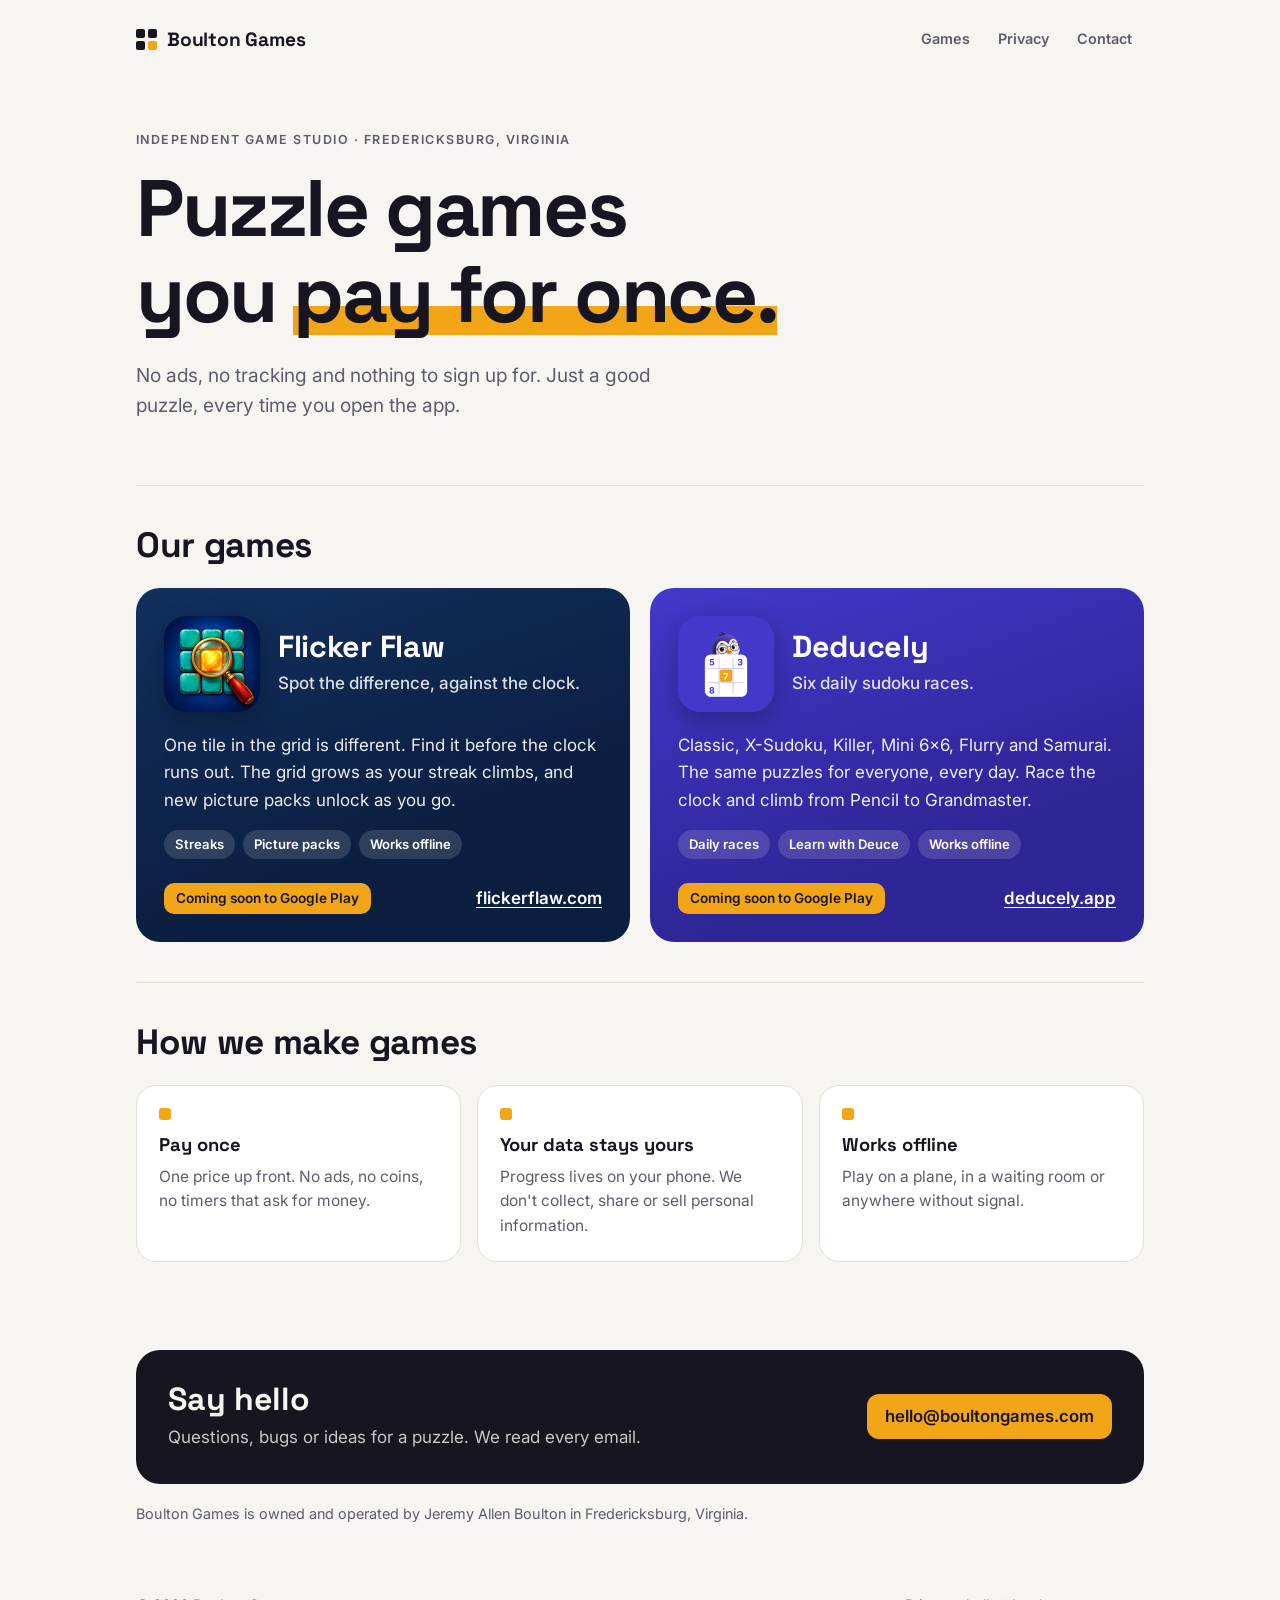
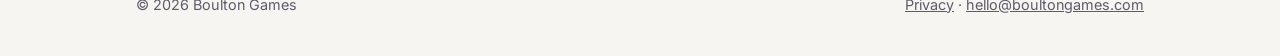
<file: index.html>
<!doctype html>
<html lang="en">
<head>
<meta charset="utf-8">
<meta name="viewport" content="width=device-width, initial-scale=1">
<title>Boulton Games: puzzle games you pay for once</title>
<meta name="description" content="Boulton Games is a small independent studio making ad-free puzzle games for Android: Flicker Flaw and Deducely.">
<link rel="canonical" href="https://boultongames.com/">
<meta property="og:type" content="website">
<meta property="og:site_name" content="Boulton Games">
<meta property="og:url" content="https://boultongames.com/">
<meta property="og:title" content="Boulton Games: puzzle games you pay for once">
<meta property="og:description" content="Boulton Games is a small independent studio making ad-free puzzle games for Android: Flicker Flaw and Deducely.">
<meta property="og:image" content="https://boultongames.com/img/og.png">
<meta property="og:image:width" content="1200">
<meta property="og:image:height" content="630">
<meta name="twitter:card" content="summary_large_image">
<link rel="icon" href="/img/icon.png">
<link rel="preconnect" href="https://fonts.googleapis.com">
<link rel="preconnect" href="https://fonts.gstatic.com" crossorigin>
<link rel="stylesheet" href="https://fonts.googleapis.com/css2?family=Inter:wght@400;500;600&family=Space+Grotesk:wght@700&display=swap">
<link rel="stylesheet" href="/style.css">
</head>
<body>
<div class="wrap">
<header class="top">
  <a class="brand" href="/"><span class="mark" aria-hidden="true"><i></i><i></i><i></i><i></i></span>Boulton Games</a>
  <nav class="nav" aria-label="Site"><a href="/#games">Games</a><a href="/privacy/">Privacy</a><a href="/#contact">Contact</a></nav>
</header>

<main>
<div class="hero">
  <div class="eyebrow">Independent game studio · Fredericksburg, Virginia</div>
  <h1>Puzzle games you <em>pay for once.</em></h1>
  <p>No ads, no tracking and nothing to sign up for. Just a good puzzle, every time you open the app.</p>
</div>

<section id="games">
  <h2>Our games</h2>
  <div class="games">
    <a class="game ff" href="https://flickerflaw.com">
      <div class="head"><img src="/img/flickerflaw.png" alt="Flicker Flaw app icon: a magnifying glass over a grid of teal tiles with one glowing amber tile" width="96" height="96"><div><h3>Flicker Flaw</h3><p class="tag">Spot the difference, against the clock.</p></div></div>
      <div class="body">
        <p>One tile in the grid is different. Find it before the clock runs out. The grid grows as your streak climbs, and new picture packs unlock as you go.</p>
        <div class="pills"><span>Streaks</span><span>Picture packs</span><span>Works offline</span></div>
        <div class="foot"><span class="status">Coming soon to Google Play</span><span class="site">flickerflaw.com</span></div>
      </div>
    </a>
    <a class="game dd" href="https://deducely.app">
      <div class="head"><img src="/img/deducely.png" alt="Deducely app icon: Deuce the penguin peeking over a sudoku box with one amber cell" width="96" height="96"><div><h3>Deducely</h3><p class="tag">Six daily sudoku races.</p></div></div>
      <div class="body">
        <p>Classic, X-Sudoku, Killer, Mini 6x6, Flurry and Samurai. The same puzzles for everyone, every day. Race the clock and climb from Pencil to Grandmaster.</p>
        <div class="pills"><span>Daily races</span><span>Learn with Deuce</span><span>Works offline</span></div>
        <div class="foot"><span class="status">Coming soon to Google Play</span><span class="site">deducely.app</span></div>
      </div>
    </a>
  </div>
</section>

<section>
  <h2>How we make games</h2>
  <div class="ways">
    <div class="way"><div class="dot"></div><b>Pay once</b><p>One price up front. No ads, no coins, no timers that ask for money.</p></div>
    <div class="way"><div class="dot"></div><b>Your data stays yours</b><p>Progress lives on your phone. We don't collect, share or sell personal information.</p></div>
    <div class="way"><div class="dot"></div><b>Works offline</b><p>Play on a plane, in a waiting room or anywhere without signal.</p></div>
  </div>
</section>

<section id="contact" style="border-top:0">
  <div class="contact">
    <div><h2>Say hello</h2><p>Questions, bugs or ideas for a puzzle. We read every email.</p></div>
    <a class="mail" href="mailto:hello@boultongames.com">hello@boultongames.com</a>
  </div>
  <p style="color:var(--muted);font-size:.9rem;margin-top:18px">Boulton Games is owned and operated by Jeremy Allen Boulton in Fredericksburg, Virginia.</p>
</section>
</main>
<footer><span>&copy; 2026 Boulton Games</span><span><a href="/privacy/">Privacy</a> · <a href="mailto:hello@boultongames.com">hello@boultongames.com</a></span></footer>
</div>
</body>
</html>
</file>
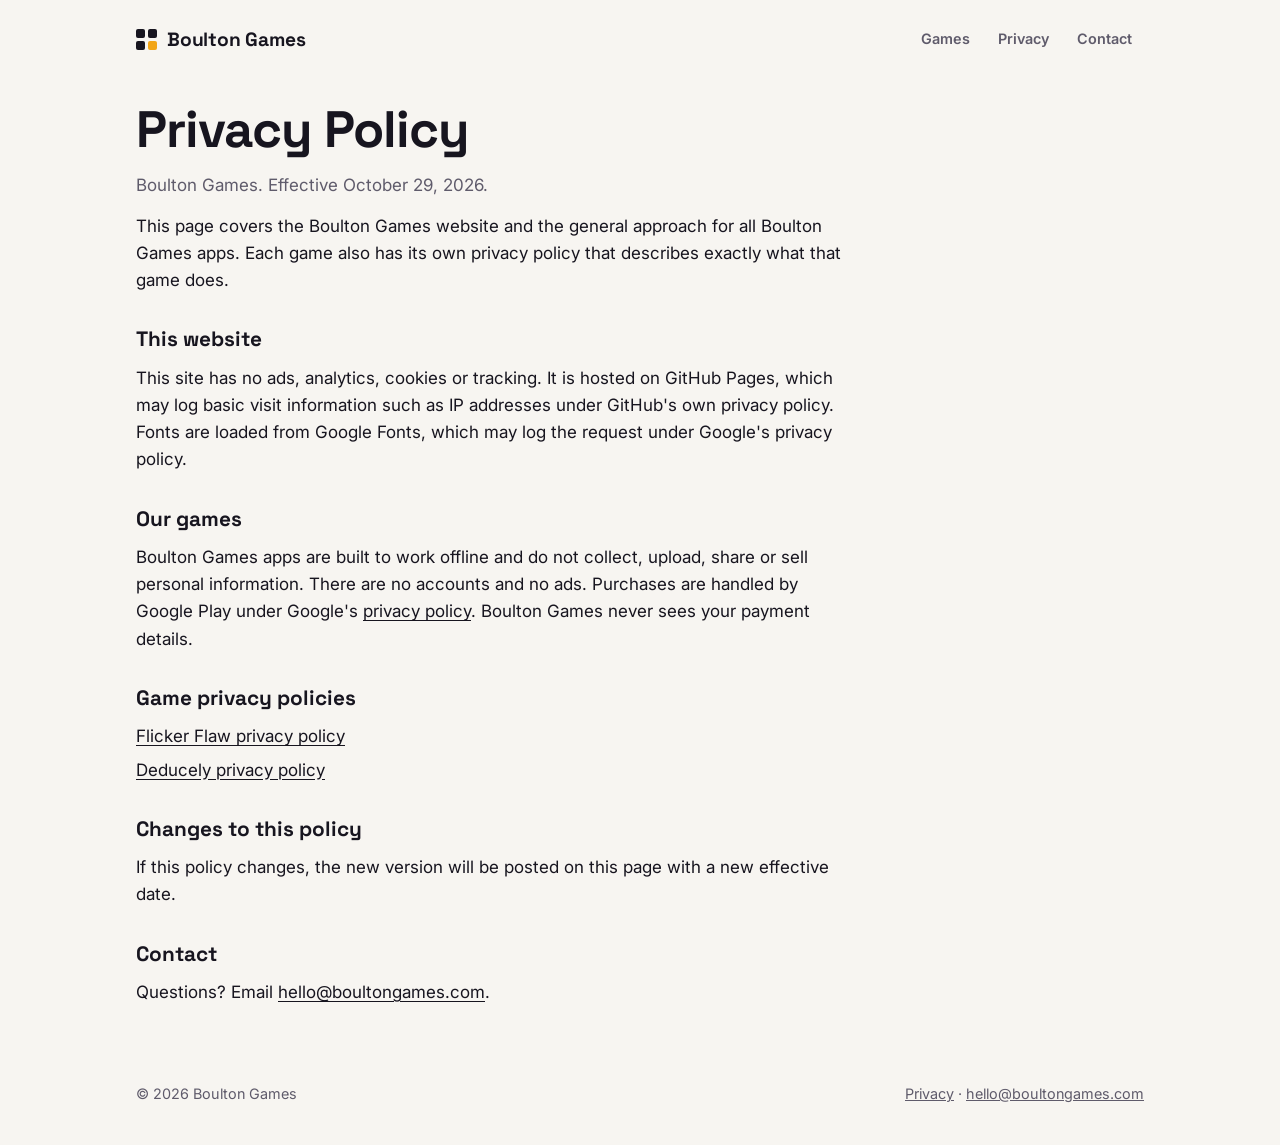
<file: privacy/index.html>
<!doctype html>
<html lang="en">
<head>
<meta charset="utf-8">
<meta name="viewport" content="width=device-width, initial-scale=1">
<title>Boulton Games Privacy Policy</title>
<meta name="description" content="Privacy policy for the Boulton Games website and apps.">
<link rel="canonical" href="https://boultongames.com/privacy/">
<meta property="og:type" content="website">
<meta property="og:site_name" content="Boulton Games">
<meta property="og:url" content="https://boultongames.com/privacy/">
<meta property="og:title" content="Boulton Games Privacy Policy">
<meta property="og:description" content="Privacy policy for the Boulton Games website and apps.">
<meta property="og:image" content="https://boultongames.com/img/og.png">
<meta property="og:image:width" content="1200">
<meta property="og:image:height" content="630">
<meta name="twitter:card" content="summary_large_image">
<link rel="icon" href="/img/icon.png">
<link rel="preconnect" href="https://fonts.googleapis.com">
<link rel="preconnect" href="https://fonts.gstatic.com" crossorigin>
<link rel="stylesheet" href="https://fonts.googleapis.com/css2?family=Inter:wght@400;500;600&family=Space+Grotesk:wght@700&display=swap">
<link rel="stylesheet" href="/style.css">
</head>
<body>
<div class="wrap">
<header class="top">
  <a class="brand" href="/"><span class="mark" aria-hidden="true"><i></i><i></i><i></i><i></i></span>Boulton Games</a>
  <nav class="nav" aria-label="Site"><a href="/#games">Games</a><a href="/privacy/">Privacy</a><a href="/#contact">Contact</a></nav>
</header>

<main class="legal">
<h1>Privacy Policy</h1>
<p class="muted">Boulton Games. Effective October 29, 2026.</p>
<p>This page covers the Boulton Games website and the general approach for all Boulton Games apps. Each game also has its own privacy policy that describes exactly what that game does.</p>
<h2>This website</h2>
<p>This site has no ads, analytics, cookies or tracking. It is hosted on GitHub Pages, which may log basic visit information such as IP addresses under GitHub's own privacy policy. Fonts are loaded from Google Fonts, which may log the request under Google's privacy policy.</p>
<h2>Our games</h2>
<p>Boulton Games apps are built to work offline and do not collect, upload, share or sell personal information. There are no accounts and no ads. Purchases are handled by Google Play under Google's <a href="https://policies.google.com/privacy">privacy policy</a>. Boulton Games never sees your payment details.</p>
<h2>Game privacy policies</h2>
<div class="links">
<p><a href="https://flickerflaw.com/privacy/">Flicker Flaw privacy policy</a></p>
<p><a href="https://deducely.app/privacy/">Deducely privacy policy</a></p>
</div>
<h2>Changes to this policy</h2>
<p>If this policy changes, the new version will be posted on this page with a new effective date.</p>
<h2>Contact</h2>
<p>Questions? Email <a href="mailto:hello@boultongames.com">hello@boultongames.com</a>.</p>
</main>
<footer><span>&copy; 2026 Boulton Games</span><span><a href="/privacy/">Privacy</a> · <a href="mailto:hello@boultongames.com">hello@boultongames.com</a></span></footer>
</div>
</body>
</html>
</file>
<file: style.css>
:root{
  --bg:#f7f5f1; --surface:#ffffff; --ink:#17151f; --muted:#5f5b6b; --line:#e4e0d8;
  --amber:#f2a516; --amber-ink:#17151f;
  --ff:#12305f; --ff-2:#1f8f86; --dd:#4338ca;
  --display:"Space Grotesk","Inter",system-ui,sans-serif; --body:"Inter",system-ui,-apple-system,"Segoe UI",sans-serif;
}
@media (prefers-color-scheme:dark){:root{--bg:#121019;--surface:#1c1a25;--ink:#efedf5;--muted:#a7a3b5;--line:#2e2b3a}}
*{box-sizing:border-box}
html{scroll-behavior:smooth}
body{margin:0;background:var(--bg);color:var(--ink);font:400 17px/1.6 var(--body)}
a{color:inherit}
.wrap{max-width:1040px;margin:0 auto;padding-inline:max(16px,env(safe-area-inset-left))}
h1,h2,h3{font-family:var(--display);line-height:1.08;margin:0;text-wrap:balance}
p{margin:0}

.top{display:flex;align-items:center;justify-content:space-between;gap:16px;padding-block:22px}
.brand{white-space:nowrap;display:flex;align-items:center;gap:10px;text-decoration:none;font:700 1.2rem/1 var(--display);letter-spacing:-.01em}
.mark{display:grid;grid-template-columns:repeat(2,9px);gap:3px}
.mark i{width:9px;height:9px;border-radius:2px;background:var(--ink)}
.mark i:nth-child(4){background:var(--amber)}
.nav{display:flex;gap:4px;flex-wrap:wrap}
.nav a{text-decoration:none;font:600 .9rem/1 var(--body);padding:10px 12px;border-radius:999px;color:var(--muted)}
.nav a:hover{color:var(--ink);background:var(--surface)}

.hero{padding-block:56px 64px}
.eyebrow{font:600 .78rem/1 var(--body);letter-spacing:.12em;text-transform:uppercase;color:var(--muted)}
.hero h1{font-size:clamp(2.6rem,7vw,5rem);letter-spacing:-.03em;margin-top:18px;max-width:14ch}
.hero h1 em{font-style:normal;background:linear-gradient(transparent 62%,var(--amber) 62%,var(--amber) 90%,transparent 90%)}
.hero p{font-size:1.2rem;color:var(--muted);margin-top:22px;max-width:46ch}

section{padding-block:40px;border-top:1px solid var(--line)}
section>h2{font-size:clamp(1.6rem,3.4vw,2.2rem);letter-spacing:-.01em;margin-bottom:24px}

.games{display:grid;grid-template-columns:repeat(2,minmax(0,1fr));gap:20px}
.game{border-radius:24px;overflow:hidden;display:flex;flex-direction:column;color:#fff;text-decoration:none;transition:transform .2s}
.game:hover{transform:translateY(-3px)}
.game.ff{background:linear-gradient(160deg,var(--ff),#0b1e3f 70%)}
.game.dd{background:linear-gradient(160deg,var(--dd),#2e2596 70%)}
.game .head{display:flex;gap:18px;align-items:center;padding:28px 28px 0}
.game img{width:96px;height:96px;border-radius:22px;flex:none;box-shadow:0 8px 24px rgba(0,0,0,.25)}
.game h3{font-size:1.9rem;letter-spacing:-.01em}
.game .tag{opacity:.85;font-weight:500;margin-top:6px}
.game .body{padding:20px 28px 28px;display:flex;flex-direction:column;gap:16px;flex:1}
.game .body>p{opacity:.92}
.pills{display:flex;flex-wrap:wrap;gap:8px}
.pills span{font:600 .82rem/1 var(--body);padding:8px 11px;border-radius:999px;background:rgba(255,255,255,.14)}
.foot{margin-top:auto;display:flex;justify-content:space-between;align-items:center;gap:12px;flex-wrap:wrap;padding-top:8px}
.status{font:600 .85rem/1 var(--body);padding:9px 12px;border-radius:10px;background:var(--amber);color:var(--amber-ink)}
.site{font-weight:600;text-decoration:underline;text-underline-offset:3px}

.ways{display:grid;grid-template-columns:repeat(3,minmax(0,1fr));gap:16px}
.way{background:var(--surface);border:1px solid var(--line);border-radius:20px;padding:22px}
.way b{display:block;font:700 1.15rem/1.2 var(--display);margin-bottom:8px}
.way p{color:var(--muted);font-size:.97rem}
.dot{width:12px;height:12px;border-radius:3px;background:var(--amber);margin-bottom:14px}

.contact{display:grid;grid-template-columns:minmax(0,1fr) auto;gap:24px;align-items:center;background:var(--ink);color:var(--bg);border-radius:24px;padding:32px;margin-block:8px 0}
.contact h2{font-size:clamp(1.5rem,3vw,2rem)}
.contact p{opacity:.8;margin-top:8px}
.mail{font:600 1.05rem/1 var(--body);background:var(--amber);color:var(--amber-ink);padding:14px 18px;border-radius:12px;text-decoration:none;white-space:nowrap}

footer{padding-block:28px 40px;color:var(--muted);font-size:.9rem;display:flex;justify-content:space-between;gap:12px;flex-wrap:wrap}
footer a{color:var(--muted)}

.legal{max-width:720px;padding-block:24px 48px;display:flex;flex-direction:column;gap:14px}
.legal h1{font-size:clamp(2.2rem,5vw,3.2rem);letter-spacing:-.02em}
.legal h2{font-size:1.3rem;margin-top:20px}
.legal p{color:var(--ink)}
.legal .muted{color:var(--muted)}
.legal a{text-decoration:underline;text-underline-offset:3px}
.links{display:flex;flex-direction:column;gap:6px}

:focus-visible{outline:3px solid var(--amber);outline-offset:3px;border-radius:8px}
@media (max-width:760px){
  .nav a{padding:8px 8px;font-size:.85rem}
  .nav a:first-child{display:none}
  .top{gap:8px}
  .games,.ways{grid-template-columns:1fr}
  .contact{grid-template-columns:1fr}
  .hero{padding-block:32px 40px}
  .game .head{padding:22px 22px 0}.game .body{padding:16px 22px 22px}
  .game img{width:80px;height:80px;border-radius:18px}
}
@media (prefers-reduced-motion:reduce){*{transition:none!important;scroll-behavior:auto!important}}
</file>
